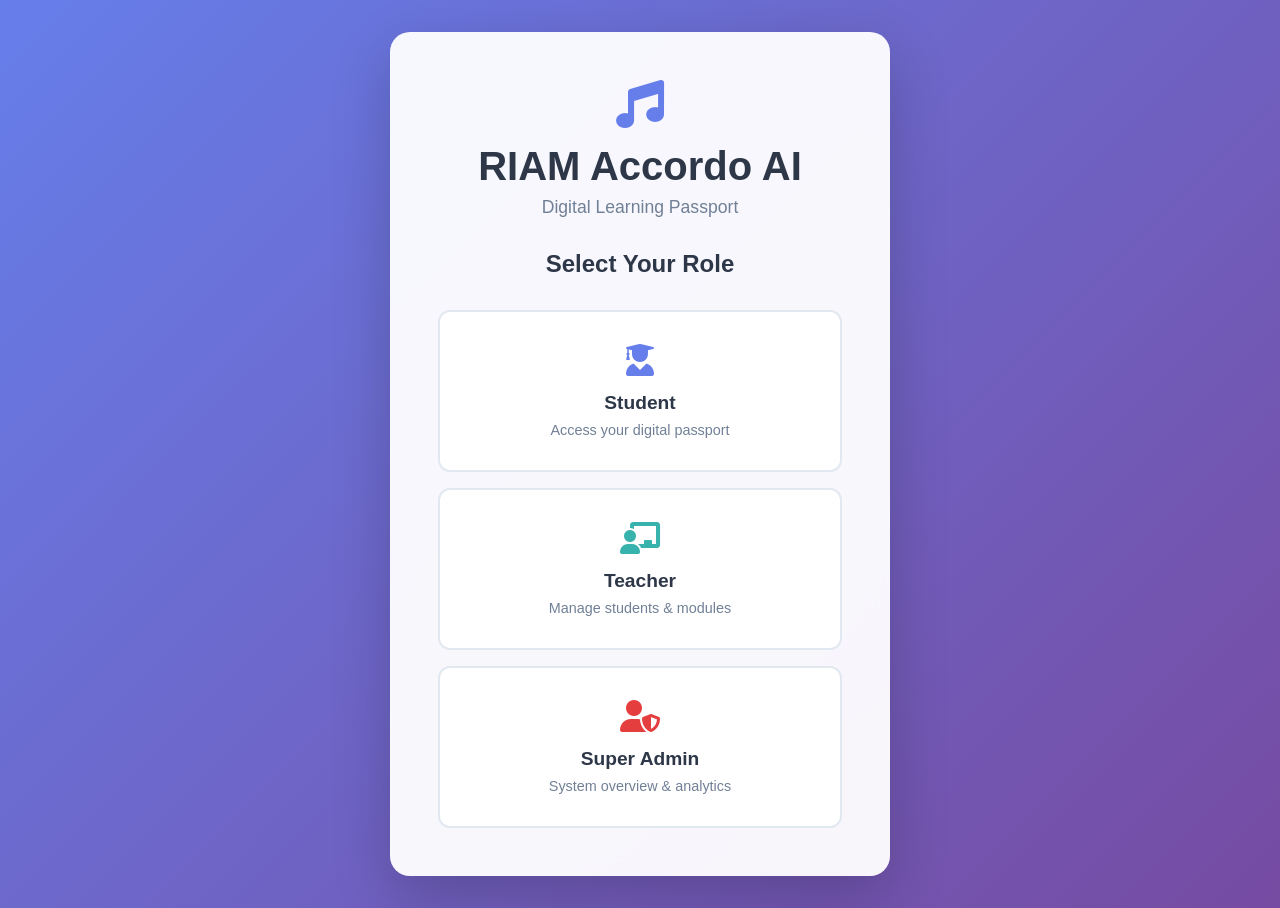
<file: Mock/UI/index.html>
<!DOCTYPE html>
<html lang="en">
<head>
    <meta charset="UTF-8">
    <meta name="viewport" content="width=device-width, initial-scale=1.0">
    <title>RIAM - Accordo AI Digital Passport</title>
    <link rel="stylesheet" href="styles.css">
    <link href="https://cdnjs.cloudflare.com/ajax/libs/font-awesome/6.0.0/css/all.min.css" rel="stylesheet">
</head>
<body>
    <div class="login-container">
        <div class="login-card">
            <div class="login-header">
                <i class="fas fa-music"></i>
                <h1>RIAM Accordo AI</h1>
                <p>Digital Learning Passport</p>
            </div>
            
            <div class="role-selection">
                <h2>Select Your Role</h2>
                <div class="role-buttons">
                    <button class="role-btn student" onclick="loginAs('student')">
                        <i class="fas fa-user-graduate"></i>
                        <span>Student</span>
                        <small>Access your digital passport</small>
                    </button>
                    
                    <button class="role-btn teacher" onclick="loginAs('teacher')">
                        <i class="fas fa-chalkboard-teacher"></i>
                        <span>Teacher</span>
                        <small>Manage students & modules</small>
                    </button>
                    
                    <button class="role-btn admin" onclick="loginAs('admin')">
                        <i class="fas fa-user-shield"></i>
                        <span>Super Admin</span>
                        <small>System overview & analytics</small>
                    </button>
                </div>
            </div>
        </div>
    </div>

    <script>
        function loginAs(role) {
            localStorage.setItem('userRole', role);
            window.location.href = `${role}.html`;
        }
    </script>
</body>
</html>
</file>
<file: Mock/UI/styles.css>
* {
    margin: 0;
    padding: 0;
    box-sizing: border-box;
}

body {
    font-family: 'Segoe UI', Tahoma, Geneva, Verdana, sans-serif;
    background: linear-gradient(135deg, #667eea 0%, #764ba2 100%);
    min-height: 100vh;
}

/* Login Page Styles */
.login-container {
    display: flex;
    justify-content: center;
    align-items: center;
    min-height: 100vh;
    padding: 2rem;
}

.login-card {
    background: rgba(255, 255, 255, 0.95);
    backdrop-filter: blur(10px);
    border-radius: 20px;
    padding: 3rem;
    box-shadow: 0 20px 60px rgba(0, 0, 0, 0.2);
    text-align: center;
    max-width: 500px;
    width: 100%;
}

.login-header {
    margin-bottom: 2rem;
}

.login-header i {
    font-size: 3rem;
    color: #667eea;
    margin-bottom: 1rem;
}

.login-header h1 {
    color: #2d3748;
    margin-bottom: 0.5rem;
    font-size: 2.5rem;
}

.login-header p {
    color: #718096;
    font-size: 1.1rem;
}

.role-selection h2 {
    color: #2d3748;
    margin-bottom: 2rem;
}

.role-buttons {
    display: flex;
    flex-direction: column;
    gap: 1rem;
}

.role-btn {
    display: flex;
    flex-direction: column;
    align-items: center;
    padding: 2rem;
    border: 2px solid #e2e8f0;
    border-radius: 12px;
    background: white;
    cursor: pointer;
    transition: all 0.3s ease;
    text-decoration: none;
    color: #2d3748;
}

.role-btn:hover {
    border-color: #667eea;
    transform: translateY(-2px);
    box-shadow: 0 8px 25px rgba(102, 126, 234, 0.15);
}

.role-btn.student:hover { border-color: #667eea; }
.role-btn.teacher:hover { border-color: #38b2ac; }
.role-btn.admin:hover { border-color: #e53e3e; }

.role-btn i {
    font-size: 2rem;
    margin-bottom: 1rem;
}

.role-btn.student i { color: #667eea; }
.role-btn.teacher i { color: #38b2ac; }
.role-btn.admin i { color: #e53e3e; }

.role-btn span {
    font-size: 1.2rem;
    font-weight: bold;
    margin-bottom: 0.5rem;
}

.role-btn small {
    color: #718096;
    font-size: 0.9rem;
}

/* App Container */
.app-container {
    display: flex;
    flex-direction: column;
    min-height: 100vh;
}

/* Navigation */
.navbar {
    background: rgba(255, 255, 255, 0.95);
    backdrop-filter: blur(10px);
    padding: 1rem 2rem;
    display: flex;
    justify-content: space-between;
    align-items: center;
    box-shadow: 0 2px 20px rgba(0, 0, 0, 0.1);
    position: sticky;
    top: 0;
    z-index: 1000;
}

.nav-brand {
    display: flex;
    align-items: center;
    gap: 0.5rem;
    font-size: 1.5rem;
    font-weight: bold;
    color: #4a5568;
}

.nav-brand i {
    color: #667eea;
}

.nav-menu {
    display: flex;
    gap: 1.5rem;
}

.nav-link {
    text-decoration: none;
    color: #4a5568;
    padding: 0.75rem 1.25rem;
    border-radius: 8px;
    transition: all 0.3s ease;
    display: flex;
    align-items: center;
    gap: 0.5rem;
    font-weight: 500;
}

.nav-link:hover,
.nav-link.active {
    background: #667eea;
    color: white;
    transform: translateY(-2px);
}

.user-profile {
    display: flex;
    align-items: center;
    gap: 1rem;
}

.profile-info {
    display: flex;
    align-items: center;
    gap: 0.5rem;
}

.profile-info img {
    width: 40px;
    height: 40px;
    border-radius: 50%;
    border: 2px solid #667eea;
}

.logout-btn {
    background: none;
    border: 2px solid #e2e8f0;
    color: #718096;
    padding: 0.5rem;
    border-radius: 8px;
    cursor: pointer;
    transition: all 0.3s ease;
}

.logout-btn:hover {
    border-color: #e53e3e;
    color: #e53e3e;
}

/* Main Content */
.main-content {
    flex: 1;
    padding: 2rem;
    max-width: 1400px;
    margin: 0 auto;
    width: 100%;
}

.page {
    display: none;
    animation: fadeIn 0.5s ease-in;
}

.page.active {
    display: block;
}

@keyframes fadeIn {
    from { opacity: 0; transform: translateY(20px); }
    to { opacity: 1; transform: translateY(0); }
}

.page-header {
    text-align: center;
    margin-bottom: 2rem;
    color: white;
}

.page-header h1 {
    font-size: 2.5rem;
    margin-bottom: 0.5rem;
}

.page-header p {
    font-size: 1.1rem;
    opacity: 0.9;
}

.page-header .btn-primary {
    margin-top: 1rem;
}

/* Cards */
.card {
    background: rgba(255, 255, 255, 0.95);
    backdrop-filter: blur(10px);
    border-radius: 16px;
    padding: 1.5rem;
    box-shadow: 0 8px 32px rgba(0, 0, 0, 0.1);
    transition: transform 0.3s ease;
}

.card:hover {
    transform: translateY(-5px);
}

.card h3 {
    color: #2d3748;
    margin-bottom: 1rem;
    font-size: 1.2rem;
}

/* Dashboard Grids */
.dashboard-grid {
    display: grid;
    grid-template-columns: repeat(auto-fit, minmax(300px, 1fr));
    gap: 2rem;
}

.teacher-dashboard-grid {
    display: grid;
    grid-template-columns: repeat(auto-fit, minmax(280px, 1fr));
    gap: 2rem;
}

.admin-dashboard-grid {
    display: grid;
    grid-template-columns: repeat(auto-fit, minmax(320px, 1fr));
    gap: 2rem;
}

/* Progress Elements */
.progress-circle {
    position: relative;
    display: flex;
    justify-content: center;
    align-items: center;
    height: 150px;
}

.progress-text {
    position: absolute;
    font-size: 1.5rem;
    font-weight: bold;
    color: #2d3748;
}

.progress-bar {
    background: #e2e8f0;
    height: 8px;
    border-radius: 4px;
    overflow: hidden;
    flex: 1;
}

.progress-fill {
    background: linear-gradient(90deg, #667eea, #764ba2);
    height: 100%;
    transition: width 0.8s ease;
}

/* Stats */
.stats-grid {
    display: grid;
    grid-template-columns: repeat(auto-fit, minmax(120px, 1fr));
    gap: 1rem;
}

.stat-item {
    text-align: center;
    padding: 1rem;
    background: #f7fafc;
    border-radius: 8px;
}

.stat-item i {
    color: #667eea;
    font-size: 1.5rem;
    margin-bottom: 0.5rem;
}

.stat-value {
    display: block;
    font-size: 1.5rem;
    font-weight: bold;
    color: #2d3748;
    margin-bottom: 0.25rem;
}

.stat-label {
    font-size: 0.8rem;
    color: #718096;
}

.stat-change {
    font-size: 0.8rem;
    font-weight: 500;
}

.stat-change.positive { color: #38a169; }
.stat-change.negative { color: #e53e3e; }
.stat-change.neutral { color: #718096; }

/* Activity Lists */
.activity-list {
    display: flex;
    flex-direction: column;
    gap: 1rem;
}

.activity-item {
    display: flex;
    align-items: center;
    gap: 1rem;
    padding: 1rem;
    background: #f7fafc;
    border-radius: 8px;
    transition: background 0.3s ease;
}

.activity-item:hover {
    background: #edf2f7;
}

.activity-item i {
    color: #667eea;
    width: 20px;
}

.activity-item small {
    margin-left: auto;
    color: #718096;
}

/* Digital Passport */
.passport-container {
    display: flex;
    flex-direction: column;
    gap: 2rem;
}

.student-profile-card {
    background: rgba(255, 255, 255, 0.95);
    backdrop-filter: blur(10px);
    border-radius: 16px;
    padding: 2rem;
    box-shadow: 0 8px 32px rgba(0, 0, 0, 0.1);
}

.profile-header {
    display: flex;
    align-items: center;
    gap: 2rem;
}

.profile-details h2 {
    color: #2d3748;
    margin-bottom: 0.5rem;
}

.profile-details p {
    color: #718096;
    margin-bottom: 0.5rem;
}

.overall-score {
    font-size: 1.2rem;
    font-weight: bold;
    color: #667eea;
}

.dimensions-container {
    display: grid;
    grid-template-columns: repeat(auto-fit, minmax(280px, 1fr));
    gap: 1.5rem;
}

.dimension-card {
    background: rgba(255, 255, 255, 0.95);
    backdrop-filter: blur(10px);
    border-radius: 12px;
    padding: 1.5rem;
    box-shadow: 0 4px 16px rgba(0, 0, 0, 0.1);
}

.dimension-card h3 {
    color: #2d3748;
    margin-bottom: 1rem;
    font-size: 1.1rem;
}

.score-display {
    display: flex;
    align-items: center;
    gap: 1rem;
    margin-bottom: 1rem;
}

.score-value {
    font-weight: bold;
    color: #2d3748;
    min-width: 40px;
}

.feedback {
    color: #718096;
    font-size: 0.9rem;
    margin-bottom: 1rem;
}

.progress-trend {
    display: flex;
    align-items: center;
    gap: 0.5rem;
    font-size: 0.8rem;
    color: #38a169;
}

.progress-trend i {
    font-size: 0.7rem;
}

/* Modules */
.modules-container {
    display: grid;
    grid-template-columns: repeat(auto-fit, minmax(350px, 1fr));
    gap: 2rem;
}

.module-card {
    background: rgba(255, 255, 255, 0.95);
    backdrop-filter: blur(10px);
    border-radius: 16px;
    padding: 2rem;
    box-shadow: 0 8px 32px rgba(0, 0, 0, 0.1);
}

.module-header {
    display: flex;
    justify-content: space-between;
    align-items: center;
    margin-bottom: 1rem;
}

.module-status {
    padding: 0.25rem 0.75rem;
    border-radius: 12px;
    font-size: 0.8rem;
    font-weight: bold;
}

.module-status.active {
    background: #c6f6d5;
    color: #22543d;
}

.module-info p {
    color: #718096;
    margin-bottom: 0.5rem;
}

.module-stats {
    display: flex;
    justify-content: space-around;
    margin: 1.5rem 0;
}

.stat {
    text-align: center;
}

.stat-number {
    display: block;
    font-size: 1.5rem;
    font-weight: bold;
    color: #2d3748;
}

.stat-label {
    font-size: 0.8rem;
    color: #718096;
}

/* Assignments */
.assignments-container {
    display: flex;
    flex-direction: column;
    gap: 2rem;
}

.assignments-filter {
    display: flex;
    gap: 1rem;
    justify-content: center;
    flex-wrap: wrap;
}

.filter-btn {
    padding: 0.75rem 1.5rem;
    border: 2px solid #e2e8f0;
    background: white;
    color: #4a5568;
    border-radius: 8px;
    cursor: pointer;
    transition: all 0.3s ease;
    font-weight: 500;
}

.filter-btn:hover,
.filter-btn.active {
    border-color: #667eea;
    background: #667eea;
    color: white;
}

.assignments-grid {
    display: grid;
    grid-template-columns: repeat(auto-fit, minmax(350px, 1fr));
    gap: 2rem;
}

.assignment-card {
    background: rgba(255, 255, 255, 0.95);
    backdrop-filter: blur(10px);
    border-radius: 12px;
    padding: 1.5rem;
    box-shadow: 0 4px 16px rgba(0, 0, 0, 0.1);
    position: relative;
}

.assignment-card.ai-generated {
    border-left: 4px solid #9f7aea;
}

.assignment-header {
    display: flex;
    justify-content: space-between;
    align-items: flex-start;
    margin-bottom: 1rem;
}

.assignment-type {
    padding: 0.25rem 0.75rem;
    border-radius: 12px;
    font-size: 0.8rem;
    font-weight: bold;
    background: #e6fffa;
    color: #234e52;
}

.assignment-type.ai {
    background: #faf5ff;
    color: #553c9a;
}

.assignment-details p {
    color: #718096;
    margin-bottom: 0.5rem;
}

.assignment-status {
    position: absolute;
    top: 1rem;
    right: 1rem;
    padding: 0.25rem 0.75rem;
    border-radius: 12px;
    font-size: 0.8rem;
    font-weight: bold;
}

.assignment-status.pending {
    background: #fed7d7;
    color: #742a2a;
}

.assignment-status.submitted {
    background: #bee3f8;
    color: #2a4365;
}

.assignment-status.completed {
    background: #c6f6d5;
    color: #22543d;
}

.ai-reasoning {
    display: flex;
    align-items: center;
    gap: 0.5rem;
    margin: 1rem 0;
    padding: 0.75rem;
    background: #faf5ff;
    border-radius: 8px;
    font-size: 0.9rem;
    color: #553c9a;
}

.assignment-actions {
    display: flex;
    gap: 0.5rem;
    margin-top: 1rem;
}

/* Submissions */
.submissions-container {
    display: flex;
    flex-direction: column;
    gap: 2rem;
}

.upload-area {
    border: 3px dashed #cbd5e0;
    border-radius: 12px;
    padding: 3rem;
    text-align: center;
    background: rgba(255, 255, 255, 0.95);
    backdrop-filter: blur(10px);
    cursor: pointer;
    transition: all 0.3s ease;
}

.upload-area:hover {
    border-color: #667eea;
    background: rgba(102, 126, 234, 0.05);
}

.upload-content i {
    font-size: 3rem;
    color: #cbd5e0;
    margin-bottom: 1rem;
}

.upload-content h3 {
    color: #2d3748;
    margin-bottom: 0.5rem;
}

.upload-content p {
    color: #718096;
    margin-bottom: 1.5rem;
}

.upload-content input[type="file"] {
    display: none;
}

.submission-form {
    background: rgba(255, 255, 255, 0.95);
    backdrop-filter: blur(10px);
    border-radius: 16px;
    padding: 2rem;
    box-shadow: 0 8px 32px rgba(0, 0, 0, 0.1);
}

.form-group {
    margin-bottom: 1.5rem;
}

.form-group label {
    display: block;
    margin-bottom: 0.5rem;
    color: #2d3748;
    font-weight: 500;
}

.form-group input,
.form-group select,
.form-group textarea {
    width: 100%;
    padding: 0.75rem;
    border: 2px solid #e2e8f0;
    border-radius: 8px;
    font-size: 1rem;
    transition: border-color 0.3s ease;
}

.form-group input:focus,
.form-group select:focus,
.form-group textarea:focus {
    outline: none;
    border-color: #667eea;
}

.form-group textarea {
    resize: vertical;
    min-height: 100px;
}

.form-actions {
    display: flex;
    gap: 1rem;
    justify-content: flex-end;
}

/* Buttons */
.btn-primary {
    background: #667eea;
    color: white;
    border: none;
    padding: 0.75rem 1.5rem;
    border-radius: 8px;
    cursor: pointer;
    font-weight: 500;
    transition: all 0.3s ease;
    display: inline-flex;
    align-items: center;
    gap: 0.5rem;
    text-decoration: none;
}

.btn-primary:hover {
    background: #5a67d8;
    transform: translateY(-2px);
}

.btn-secondary {
    background: #38b2ac;
    color: white;
    border: none;
    padding: 0.75rem 1.5rem;
    border-radius: 8px;
    cursor: pointer;
    font-weight: 500;
    transition: all 0.3s ease;
    display: inline-flex;
    align-items: center;
    gap: 0.5rem;
}

.btn-secondary:hover {
    background: #319795;
    transform: translateY(-2px);
}

.btn-outline {
    background: transparent;
    color: #667eea;
    border: 2px solid #667eea;
    padding: 0.75rem 1.5rem;
    border-radius: 8px;
    cursor: pointer;
    font-weight: 500;
    transition: all 0.3s ease;
    display: inline-flex;
    align-items: center;
    gap: 0.5rem;
}

.btn-outline:hover {
    background: #667eea;
    color: white;
    transform: translateY(-2px);
}

.btn-small {
    padding: 0.5rem 1rem;
    font-size: 0.8rem;
    border-radius: 6px;
}

/* AI Chat */
.ai-coach-container {
    display: grid;
    grid-template-columns: 2fr 1fr;
    gap: 2rem;
}

.chat-section {
    background: rgba(255, 255, 255, 0.95);
    backdrop-filter: blur(10px);
    border-radius: 16px;
    padding: 1.5rem;
    box-shadow: 0 8px 32px rgba(0, 0, 0, 0.1);
    height: 600px;
    display: flex;
    flex-direction: column;
}

.chat-messages {
    flex: 1;
    overflow-y: auto;
    padding: 1rem 0;
    display: flex;
    flex-direction: column;
    gap: 1rem;
}

.ai-message {
    display: flex;
    align-items: flex-start;
    gap: 1rem;
}

.message-avatar {
    width: 40px;
    height: 40px;
    border-radius: 50%;
    display: flex;
    align-items: center;
    justify-content: center;
    color: white;
    font-size: 1.2rem;
}

.ai-message .message-avatar {
    background: #667eea;
}

.message-content {
    background: #f0f4f8;
    padding: 1rem;
    border-radius: 12px 12px 12px 4px;
    flex: 1;
    max-width: 80%;
}

.chat-input {
    display: flex;
    gap: 0.5rem;
    margin-top: 1rem;
}

.chat-input input {
    flex: 1;
    padding: 0.75rem;
    border: 2px solid #e2e8f0;
    border-radius: 8px;
    font-size: 1rem;
}

.chat-input button {
    padding: 0.75rem 1rem;
    background: #667eea;
    color: white;
    border: none;
    border-radius: 8px;
    cursor: pointer;
    transition: background 0.3s ease;
}

.chat-input button:hover {
    background: #5a67d8;
}

.ai-insights-panel {
    background: rgba(255, 255, 255, 0.95);
    backdrop-filter: blur(10px);
    border-radius: 16px;
    padding: 1.5rem;
    box-shadow: 0 8px 32px rgba(0, 0, 0, 0.1);
}

.insight-card {
    display: flex;
    align-items: flex-start;
    gap: 1rem;
    padding: 1rem;
    background: #f7fafc;
    border-radius: 8px;
    margin-bottom: 1rem;
}

.insight-card i {
    color: #667eea;
    font-size: 1.2rem;
    margin-top: 0.2rem;
}

.insight-progress {
    display: flex;
    align-items: center;
    gap: 0.5rem;
    margin-top: 0.5rem;
}

.ai-recommendations ul {
    list-style: none;
    padding: 0;
}

.ai-recommendations li {
    padding: 0.5rem 0;
    border-left: 3px solid #667eea;
    padding-left: 1rem;
    margin-bottom: 0.5rem;
    background: #f7fafc;
    border-radius: 0 6px 6px 0;
}

/* Teacher Specific Styles */
.students-container {
    display: flex;
    flex-direction: column;
    gap: 2rem;
}

.students-filter {
    display: flex;
    gap: 1rem;
    flex-wrap: wrap;
}

.search-input {
    flex: 1;
    min-width: 200px;
    padding: 0.75rem;
    border: 2px solid #e2e8f0;
    border-radius: 8px;
    font-size: 1rem;
}

.filter-select {
    padding: 0.75rem;
    border: 2px solid #e2e8f0;
    border-radius: 8px;
    background: white;
    font-size: 1rem;
    min-width: 150px;
}

.students-grid {
    display: grid;
    grid-template-columns: repeat(auto-fit, minmax(350px, 1fr));
    gap: 2rem;
}

.student-card {
    background: rgba(255, 255, 255, 0.95);
    backdrop-filter: blur(10px);
    border-radius: 16px;
    padding: 1.5rem;
    box-shadow: 0 8px 32px rgba(0, 0, 0, 0.1);
    transition: transform 0.3s ease;
}

.student-card:hover {
    transform: translateY(-5px);
}

.student-header {
    display: flex;
    align-items: center;
    gap: 1rem;
    margin-bottom: 1rem;
}

.student-header img {
    width: 60px;
    height: 60px;
    border-radius: 50%;
    border: 3px solid #667eea;
}

.student-info h3 {
    color: #2d3748;
    margin-bottom: 0.25rem;
}

.student-info p {
    color: #718096;
    margin-bottom: 0.5rem;
}

.performance-badge {
    padding: 0.25rem 0.75rem;
    border-radius: 12px;
    font-size: 0.8rem;
    font-weight: bold;
}

.performance-badge.excellent {
    background: #c6f6d5;
    color: #22543d;
}

.performance-badge.good {
    background: #bee3f8;
    color: #2a4365;
}

.performance-badge.needs-attention {
    background: #fed7d7;
    color: #742a2a;
}

.student-metrics {
    margin: 1rem 0;
}

.metric {
    display: flex;
    align-items: center;
    gap: 1rem;
    margin-bottom: 0.5rem;
}

.metric-label {
    min-width: 80px;
    font-size: 0.9rem;
    color: #718096;
}

.metric-bar {
    flex: 1;
    height: 6px;
    background: #e2e8f0;
    border-radius: 3px;
    overflow: hidden;
}

.metric-fill {
    height: 100%;
    background: linear-gradient(90deg, #667eea, #764ba2);
    transition: width 0.8s ease;
}

.metric-value {
    min-width: 40px;
    text-align: right;
    font-weight: bold;
    color: #2d3748;
    font-size: 0.9rem;
}

.student-actions {
    display: flex;
    gap: 0.5rem;
    margin-top: 1rem;
}

.student-status {
    display: flex;
    align-items: center;
    gap: 0.5rem;
    margin-top: 1rem;
    font-size: 0.9rem;
    color: #718096;
}

.student-status i.active {
    color: #38a169;
}

.student-status i.warning {
    color: #ed8936;
}

/* Assignment Management */
.assignments-tabs {
    display: flex;
    gap: 0.5rem;
    margin-bottom: 2rem;
}

.tab-btn {
    padding: 0.75rem 1.5rem;
    border: none;
    background: #f7fafc;
    color: #4a5568;
    border-radius: 8px;
    cursor: pointer;
    transition: all 0.3s ease;
    font-weight: 500;
}

.tab-btn:hover,
.tab-btn.active {
    background: #667eea;
    color: white;
}

.assignments-list {
    display: flex;
    flex-direction: column;
    gap: 1.5rem;
}

.assignment-item {
    background: rgba(255, 255, 255, 0.95);
    backdrop-filter: blur(10px);
    border-radius: 12px;
    padding: 1.5rem;
    box-shadow: 0 4px 16px rgba(0, 0, 0, 0.1);
    display: flex;
    align-items: center;
    gap: 2rem;
}

.assignment-info {
    flex: 1;
}

.assignment-info h3 {
    color: #2d3748;
    margin-bottom: 0.5rem;
}

.assignment-info p {
    color: #718096;
    margin-bottom: 1rem;
}

.assignment-meta {
    display: flex;
    gap: 1rem;
    flex-wrap: wrap;
}

.assignment-meta span {
    display: flex;
    align-items: center;
    gap: 0.25rem;
    font-size: 0.9rem;
    color: #718096;
}

.assignment-progress {
    min-width: 150px;
}

.progress-stats {
    text-align: center;
}

.progress-stats span {
    font-size: 0.9rem;
    color: #718096;
    margin-bottom: 0.5rem;
    display: block;
}

.assignment-actions {
    display: flex;
    flex-direction: column;
    gap: 0.5rem;
}

/* Submissions Management */
.submissions-filter {
    display: flex;
    gap: 1rem;
    margin-bottom: 2rem;
    flex-wrap: wrap;
}

.submissions-list {
    display: flex;
    flex-direction: column;
    gap: 2rem;
}

.submission-card {
    background: rgba(255, 255, 255, 0.95);
    backdrop-filter: blur(10px);
    border-radius: 16px;
    padding: 2rem;
    box-shadow: 0 8px 32px rgba(0, 0, 0, 0.1);
}

.submission-header {
    display: flex;
    justify-content: space-between;
    align-items: center;
    margin-bottom: 1.5rem;
}

.submission-header .student-info {
    display: flex;
    align-items: center;
    gap: 1rem;
}

.submission-header img {
    width: 40px;
    height: 40px;
    border-radius: 50%;
}

.submission-status {
    padding: 0.5rem 1rem;
    border-radius: 12px;
    font-weight: bold;
    font-size: 0.9rem;
}

.submission-status.pending {
    background: #fed7d7;
    color: #742a2a;
}

.submission-status.graded {
    background: #c6f6d5;
    color: #22543d;
}

.submission-content {
    margin-bottom: 1.5rem;
}

.media-preview {
    display: flex;
    align-items: center;
    gap: 0.5rem;
    padding: 1rem;
    background: #f7fafc;
    border-radius: 8px;
    margin-bottom: 1rem;
}

.media-preview i {
    color: #667eea;
    font-size: 1.2rem;
}

.student-notes {
    font-style: italic;
    color: #718096;
}

.ai-analysis {
    background: #f0f4f8;
    padding: 1.5rem;
    border-radius: 8px;
    margin-bottom: 1.5rem;
}

.ai-analysis h4 {
    color: #2d3748;
    margin-bottom: 1rem;
    display: flex;
    align-items: center;
    gap: 0.5rem;
}

.ai-metrics {
    display: grid;
    grid-template-columns: repeat(auto-fit, minmax(150px, 1fr));
    gap: 1rem;
    margin-bottom: 1rem;
}

.ai-metric {
    display: flex;
    justify-content: space-between;
    align-items: center;
    padding: 0.5rem;
    background: white;
    border-radius: 6px;
}

.ai-metric .metric-value {
    font-weight: bold;
    padding: 0.25rem 0.5rem;
    border-radius: 4px;
    font-size: 0.8rem;
}

.ai-metric .metric-value.excellent {
    background: #c6f6d5;
    color: #22543d;
}

.ai-metric .metric-value.good {
    background: #bee3f8;
    color: #2a4365;
}

.ai-metric .metric-value.needs-work {
    background: #fed7d7;
    color: #742a2a;
}

.ai-suggestion {
    font-style: italic;
    color: #667eea;
}

.grading-section {
    border-top: 2px solid #e2e8f0;
    padding-top: 1.5rem;
}

.grade-input {
    margin-bottom: 1rem;
}

.grade-input input {
    max-width: 100px;
}

.feedback-input {
    margin-bottom: 1.5rem;
}

.grading-actions {
    display: flex;
    gap: 1rem;
}

/* Analytics */
.analytics-container {
    display: flex;
    flex-direction: column;
    gap: 2rem;
}

.analytics-overview {
    display: grid;
    grid-template-columns: repeat(auto-fit, minmax(200px, 1fr));
    gap: 1.5rem;
}

.metric-card {
    background: rgba(255, 255, 255, 0.95);
    backdrop-filter: blur(10px);
    border-radius: 12px;
    padding: 1.5rem;
    box-shadow: 0 4px 16px rgba(0, 0, 0, 0.1);
    text-align: center;
}

.metric-card h3 {
    color: #718096;
    font-size: 0.9rem;
    margin-bottom: 0.5rem;
}

.metric-value {
    font-size: 2rem;
    font-weight: bold;
    color: #2d3748;
    margin-bottom: 0.5rem;
}

.metric-change {
    font-size: 0.8rem;
    font-weight: 500;
}

.metric-change.positive {
    color: #38a169;
}

.metric-change.negative {
    color: #e53e3e;
}

.metric-change.neutral {
    color: #718096;
}

.metric-breakdown {
    font-size: 0.8rem;
    color: #718096;
    margin-top: 0.5rem;
}

.charts-section {
    display: grid;
    grid-template-columns: 2fr 1fr;
    gap: 2rem;
}

.charts-grid {
    display: grid;
    grid-template-columns: repeat(auto-fit, minmax(400px, 1fr));
    gap: 2rem;
}

.chart-container {
    background: rgba(255, 255, 255, 0.95);
    backdrop-filter: blur(10px);
    border-radius: 16px;
    padding: 1.5rem;
    box-shadow: 0 8px 32px rgba(0, 0, 0, 0.1);
}

.chart-container.large {
    grid-column: 1 / -1;
}

.chart-container h3 {
    color: #2d3748;
    margin-bottom: 1rem;
}

.chart-row {
    display: grid;
    grid-template-columns: repeat(auto-fit, minmax(400px, 1fr));
    gap: 2rem;
}

.performance-insights {
    background: rgba(255, 255, 255, 0.95);
    backdrop-filter: blur(10px);
    border-radius: 16px;
    padding: 2rem;
    box-shadow: 0 8px 32px rgba(0, 0, 0, 0.1);
}

.insight-grid {
    display: grid;
    grid-template-columns: repeat(auto-fit, minmax(250px, 1fr));
    gap: 1.5rem;
}

.insight-card {
    display: flex;
    align-items: flex-start;
    gap: 1rem;
    padding: 1.5rem;
    background: #f7fafc;
    border-radius: 8px;
}

.insight-card i {
    color: #667eea;
    font-size: 1.5rem;
    margin-top: 0.25rem;
}

.insight-card h4 {
    color: #2d3748;
    margin-bottom: 0.5rem;
}

.insight-card p {
    color: #718096;
    font-size: 0.9rem;
}

/* Admin Specific Styles */
.overview-container {
    display: flex;
    flex-direction: column;
    gap: 2rem;
}

.metrics-overview {
    display: grid;
    grid-template-columns: repeat(auto-fit, minmax(200px, 1fr));
    gap: 1.5rem;
}

.platform-health {
    background: rgba(255, 255, 255, 0.95);
    backdrop-filter: blur(10px);
    border-radius: 16px;
    padding: 1.5rem;
    box-shadow: 0 8px 32px rgba(0, 0, 0, 0.1);
}

.health-metrics {
    display: flex;
    flex-direction: column;
    gap: 1rem;
}

.health-item {
    display: flex;
    align-items: center;
    gap: 1rem;
}

.health-label {
    min-width: 120px;
    font-size: 0.9rem;
    color: #718096;
}

.health-bar {
    flex: 1;
    height: 8px;
    background: #e2e8f0;
    border-radius: 4px;
    overflow: hidden;
}

.health-fill {
    height: 100%;
    transition: width 0.8s ease;
}

.health-fill.excellent {
    background: #38a169;
}

.health-fill.good {
    background: #ed8936;
}

.health-value {
    min-width: 60px;
    text-align: right;
    font-weight: bold;
    color: #2d3748;
    font-size: 0.9rem;
}

.critical-alerts {
    background: rgba(255, 255, 255, 0.95);
    backdrop-filter: blur(10px);
    border-radius: 16px;
    padding: 1.5rem;
    box-shadow: 0 8px 32px rgba(0, 0, 0, 0.1);
}

.alert-list {
    display: flex;
    flex-direction: column;
    gap: 1rem;
}

.alert-item {
    display: flex;
    align-items: center;
    gap: 1rem;
    padding: 1rem;
    border-radius: 8px;
}

.alert-item.high {
    background: #fed7d7;
    border-left: 4px solid #e53e3e;
}

.alert-item.medium {
    background: #fef5e7;
    border-left: 4px solid #ed8936;
}

.alert-item.warning {
    background: #fef5e7;
    border-left: 4px solid #ed8936;
}

.alert-item.info {
    background: #ebf8ff;
    border-left: 4px solid #3182ce;
}

.alert-item i {
    font-size: 1.2rem;
}

.alert-item.high i {
    color: #e53e3e;
}

.alert-item.medium i,
.alert-item.warning i {
    color: #ed8936;
}

.alert-item.info i {
    color: #3182ce;
}

.alert-item div {
    flex: 1;
}

.alert-item span {
    font-weight: 500;
    color: #2d3748;
}

.alert-item small {
    color: #718096;
    display: block;
    margin-top: 0.25rem;
}

.recent-activity {
    background: rgba(255, 255, 255, 0.95);
    backdrop-filter: blur(10px);
    border-radius: 16px;
    padding: 1.5rem;
    box-shadow: 0 8px 32px rgba(0, 0, 0, 0.1);
}

.activity-timeline {
    display: flex;
    flex-direction: column;
    gap: 1rem;
}

.teachers-container {
    display: flex;
    flex-direction: column;
    gap: 2rem;
}

.teachers-filter {
    display: flex;
    gap: 1rem;
    flex-wrap: wrap;
}

.teachers-grid {
    display: grid;
    grid-template-columns: repeat(auto-fit, minmax(400px, 1fr));
    gap: 2rem;
}

.teacher-card {
    background: rgba(255, 255, 255, 0.95);
    backdrop-filter: blur(10px);
    border-radius: 16px;
    padding: 2rem;
    box-shadow: 0 8px 32px rgba(0, 0, 0, 0.1);
    transition: transform 0.3s ease;
}

.teacher-card:hover {
    transform: translateY(-5px);
}

.teacher-card.excellent {
    border-left: 4px solid #38a169;
}

.teacher-card.needs-support {
    border-left: 4px solid #ed8936;
}

.teacher-header {
    display: flex;
    align-items: center;
    gap: 1rem;
    margin-bottom: 1.5rem;
}

.teacher-header img {
    width: 60px;
    height: 60px;
    border-radius: 50%;
    border: 3px solid #667eea;
}

.teacher-info h3 {
    color: #2d3748;
    margin-bottom: 0.25rem;
}

.teacher-info p {
    color: #718096;
    margin-bottom: 0.5rem;
}

.performance-rating {
    display: flex;
    align-items: center;
    gap: 0.5rem;
}

.stars {
    display: flex;
    gap: 0.1rem;
}

.stars i {
    color: #ed8936;
    font-size: 0.9rem;
}

.teacher-metrics {
    margin-bottom: 1.5rem;
}

.metric-row {
    display: flex;
    justify-content: space-between;
    align-items: center;
    padding: 0.5rem 0;
    border-bottom: 1px solid #e2e8f0;
}

.metric-row:last-child {
    border-bottom: none;
}

.metric-row .metric-label {
    color: #718096;
    font-size: 0.9rem;
}

.metric-row .metric-value {
    font-weight: bold;
    color: #2d3748;
}

.metric-row .metric-value.positive {
    color: #38a169;
}

.metric-row .metric-value.negative {
    color: #e53e3e;
}

.teacher-alerts {
    margin-bottom: 1rem;
}

.alert-badge {
    display: inline-flex;
    align-items: center;
    gap: 0.5rem;
    padding: 0.5rem 1rem;
    background: #fed7d7;
    color: #742a2a;
    border-radius: 12px;
    font-size: 0.8rem;
    font-weight: bold;
}

.teacher-actions {
    display: flex;
    gap: 0.5rem;
}

/* Students Analytics */
.students-analytics-container {
    display: flex;
    flex-direction: column;
    gap: 2rem;
}

.performance-charts {
    display: grid;
    grid-template-columns: repeat(auto-fit, minmax(500px, 1fr));
    gap: 2rem;
}

.at-risk-students {
    background: rgba(255, 255, 255, 0.95);
    backdrop-filter: blur(10px);
    border-radius: 16px;
    padding: 2rem;
    box-shadow: 0 8px 32px rgba(0, 0, 0, 0.1);
}

.at-risk-list {
    display: flex;
    flex-direction: column;
    gap: 1rem;
}

.at-risk-item {
    display: flex;
    align-items: center;
    gap: 1rem;
    padding: 1rem;
    background: #f7fafc;
    border-radius: 8px;
}

.at-risk-item .student-info {
    flex: 1;
    display: flex;
    align-items: center;
    gap: 1rem;
}

.at-risk-item img {
    width: 40px;
    height: 40px;
    border-radius: 50%;
}

.risk-metrics {
    display: flex;
    flex-direction: column;
    align-items: center;
    gap: 0.5rem;
}

.risk-score {
    padding: 0.25rem 0.75rem;
    border-radius: 12px;
    font-size: 0.8rem;
    font-weight: bold;
}

.risk-score.high {
    background: #fed7d7;
    color: #742a2a;
}

.performance-score {
    font-weight: bold;
    color: #2d3748;
}

.risk-reasons {
    display: flex;
    gap: 0.5rem;
    flex-wrap: wrap;
}

.risk-tag {
    padding: 0.25rem 0.5rem;
    background: #e2e8f0;
    color: #4a5568;
    border-radius: 8px;
    font-size: 0.7rem;
}

/* Module Analytics */
.modules-analytics-container {
    display: flex;
    flex-direction: column;
    gap: 2rem;
}

.modules-performance {
    background: rgba(255, 255, 255, 0.95);
    backdrop-filter: blur(10px);
    border-radius: 16px;
    padding: 2rem;
    box-shadow: 0 8px 32px rgba(0, 0, 0, 0.1);
}

.modules-list {
    display: flex;
    flex-direction: column;
    gap: 1rem;
}

.module-performance-item {
    display: flex;
    align-items: center;
    gap: 2rem;
    padding: 1.5rem;
    background: #f7fafc;
    border-radius: 8px;
}

.module-performance-item .module-info {
    flex: 1;
}

.module-performance-item h4 {
    color: #2d3748;
    margin-bottom: 0.25rem;
}

.module-performance-item p {
    color: #718096;
}

.performance-metrics {
    display: flex;
    gap: 2rem;
}

.performance-metrics .metric {
    text-align: center;
}

.performance-metrics .metric-label {
    font-size: 0.8rem;
    color: #718096;
    margin-bottom: 0.25rem;
}

.performance-metrics .metric-value {
    font-weight: bold;
    color: #2d3748;
}

.performance-badge {
    padding: 0.5rem 1rem;
    border-radius: 12px;
    font-size: 0.8rem;
    font-weight: bold;
}

.performance-badge.excellent {
    background: #c6f6d5;
    color: #22543d;
}

.module-charts {
    display: grid;
    grid-template-columns: 1fr;
    gap: 2rem;
}

/* AI Insights */
.ai-insights-container {
    display: flex;
    flex-direction: column;
    gap: 2rem;
}

.ai-performance-metrics {
    display: grid;
    grid-template-columns: repeat(auto-fit, minmax(200px, 1fr));
    gap: 1.5rem;
}

.ai-recommendations-section {
    background: rgba(255, 255, 255, 0.95);
    backdrop-filter: blur(10px);
    border-radius: 16px;
    padding: 2rem;
    box-shadow: 0 8px 32px rgba(0, 0, 0, 0.1);
}

.recommendations-grid {
    display: grid;
    grid-template-columns: repeat(auto-fit, minmax(400px, 1fr));
    gap: 2rem;
}

.recommendation-card {
    padding: 1.5rem;
    border-radius: 8px;
    border-left: 4px solid;
}

.recommendation-card.high-priority {
    background: #fed7d7;
    border-left-color: #e53e3e;
}

.recommendation-card.medium-priority {
    background: #fef5e7;
    border-left-color: #ed8936;
}

.recommendation-header {
    display: flex;
    justify-content: space-between;
    align-items: center;
    margin-bottom: 1rem;
}

.priority-badge {
    padding: 0.25rem 0.75rem;
    border-radius: 12px;
    font-size: 0.8rem;
    font-weight: bold;
}

.priority-badge.high {
    background: #e53e3e;
    color: white;
}

.priority-badge.medium {
    background: #ed8936;
    color: white;
}

.recommendation-card h4 {
    color: #2d3748;
    margin-bottom: 0.5rem;
}

.recommendation-card p {
    color: #4a5568;
    margin-bottom: 1rem;
}

.recommendation-actions {
    display: flex;
    gap: 0.5rem;
}

.ai-analytics-charts {
    display: grid;
    grid-template-columns: 2fr 1fr;
    gap: 2rem;
}

/* Reports */
.reports-container {
    display: flex;
    flex-direction: column;
    gap: 2rem;
}

.report-templates {
    background: rgba(255, 255, 255, 0.95);
    backdrop-filter: blur(10px);
    border-radius: 16px;
    padding: 2rem;
    box-shadow: 0 8px 32px rgba(0, 0, 0, 0.1);
}

.templates-grid {
    display: grid;
    grid-template-columns: repeat(auto-fit, minmax(250px, 1fr));
    gap: 1.5rem;
}

.template-card {
    text-align: center;
    padding: 2rem;
    background: #f7fafc;
    border-radius: 8px;
    transition: transform 0.3s ease;
}

.template-card:hover {
    transform: translateY(-5px);
}

.template-card i {
    font-size: 2rem;
    color: #667eea;
    margin-bottom: 1rem;
}

.template-card h4 {
    color: #2d3748;
    margin-bottom: 0.5rem;
}

.template-card p {
    color: #718096;
    margin-bottom: 1rem;
    font-size: 0.9rem;
}

.recent-reports {
    background: rgba(255, 255, 255, 0.95);
    backdrop-filter: blur(10px);
    border-radius: 16px;
    padding: 2rem;
    box-shadow: 0 8px 32px rgba(0, 0, 0, 0.1);
}

.reports-list {
    display: flex;
    flex-direction: column;
    gap: 1rem;
}

.report-item {
    display: flex;
    align-items: center;
    gap: 1rem;
    padding: 1rem;
    background: #f7fafc;
    border-radius: 8px;
}

.report-item .report-info {
    flex: 1;
    display: flex;
    align-items: center;
    gap: 1rem;
}

.report-item i {
    color: #e53e3e;
    font-size: 1.5rem;
}

.report-item h4 {
    color: #2d3748;
    margin-bottom: 0.25rem;
}

.report-item p {
    color: #718096;
    font-size: 0.9rem;
}

.report-actions {
    display: flex;
    gap: 0.5rem;
}

/* Modal */
.modal {
    display: none;
    position: fixed;
    z-index: 2000;
    left: 0;
    top: 0;
    width: 100%;
    height: 100%;
    background: rgba(0, 0, 0, 0.5);
    backdrop-filter: blur(5px);
}

.modal-content {
    background: white;
    margin: 5% auto;
    padding: 0;
    border-radius: 16px;
    width: 90%;
    max-width: 600px;
    box-shadow: 0 20px 60px rgba(0, 0, 0, 0.3);
    max-height: 90vh;
    overflow-y: auto;
}

.modal-header {
    background: #667eea;
    color: white;
    padding: 1rem 1.5rem;
    border-radius: 16px 16px 0 0;
    display: flex;
    justify-content: space-between;
    align-items: center;
}

.modal-body {
    padding: 2rem;
}

.close {
    font-size: 1.5rem;
    cursor: pointer;
    transition: opacity 0.3s ease;
}

.close:hover {
    opacity: 0.7;
}

.form-row {
    display: grid;
    grid-template-columns: 1fr 1fr;
    gap: 1rem;
}

/* Responsive Design */
@media (max-width: 1200px) {
    .ai-coach-container {
        grid-template-columns: 1fr;
    }
    
    .charts-section {
        grid-template-columns: 1fr;
    }
    
    .ai-analytics-charts {
        grid-template-columns: 1fr;
    }
}

@media (max-width: 768px) {
    .navbar {
        flex-direction: column;
        gap: 1rem;
        padding: 1rem;
    }

    .nav-menu {
        flex-wrap: wrap;
        justify-content: center;
        gap: 0.5rem;
    }

    .nav-link {
        padding: 0.5rem 1rem;
        font-size: 0.9rem;
    }

    .main-content {
        padding: 1rem;
    }

    .page-header h1 {
        font-size: 2rem;
    }

    .dashboard-grid,
    .teacher-dashboard-grid,
    .admin-dashboard-grid {
        grid-template-columns: 1fr;
    }

    .profile-header {
        flex-direction: column;
        text-align: center;
    }

    .dimensions-container {
        grid-template-columns: 1fr;
    }

    .modules-container {
        grid-template-columns: 1fr;
    }

    .assignments-grid {
        grid-template-columns: 1fr;
    }

    .students-grid {
        grid-template-columns: 1fr;
    }

    .teachers-grid {
        grid-template-columns: 1fr;
    }

    .assignment-item {
        flex-direction: column;
        align-items: flex-start;
        gap: 1rem;
    }

    .assignment-progress {
        min-width: auto;
        width: 100%;
    }

    .charts-grid {
        grid-template-columns: 1fr;
    }

    .performance-charts {
        grid-template-columns: 1fr;
    }

    .recommendations-grid {
        grid-template-columns: 1fr;
    }

    .templates-grid {
        grid-template-columns: 1fr;
    }

    .modal-content {
        margin: 10% auto;
        width: 95%;
    }

    .form-row {
        grid-template-columns: 1fr;
    }

    .students-filter,
    .teachers-filter,
    .submissions-filter {
        flex-direction: column;
    }

    .search-input,
    .filter-select {
        min-width: auto;
    }

    .role-buttons {
        gap: 1rem;
    }

    .role-btn {
        padding: 1.5rem;
    }
}

@media (max-width: 480px) {
    .login-card {
        padding: 2rem;
    }

    .login-header h1 {
        font-size: 2rem;
    }

    .page-header h1 {
        font-size: 1.8rem;
    }

    .card {
        padding: 1rem;
    }

    .modal-content {
        width: 98%;
        margin: 5% auto;
    }

    .modal-body {
        padding: 1rem;
    }
}

/* Scrollbar Styling */
::-webkit-scrollbar {
    width: 8px;
}

::-webkit-scrollbar-track {
    background: #f1f1f1;
    border-radius: 4px;
}

::-webkit-scrollbar-thumb {
    background: #667eea;
    border-radius: 4px;
}

::-webkit-scrollbar-thumb:hover {
    background: #5a67d8;
}

/* Animations */
@keyframes pulse {
    0%, 100% { opacity: 1; }
    50% { opacity: 0.5; }
}

.recording .fas {
    animation: pulse 1s infinite;
}

/* Print Styles */
@media print {
    .navbar,
    .btn-primary,
    .btn-outline,
    .btn-secondary {
        display: none !important;
    }
    
    .main-content {
        padding: 0;
    }
    
    .card {
        box-shadow: none;
        border: 1px solid #e2e8f0;
    }
}
</file>
